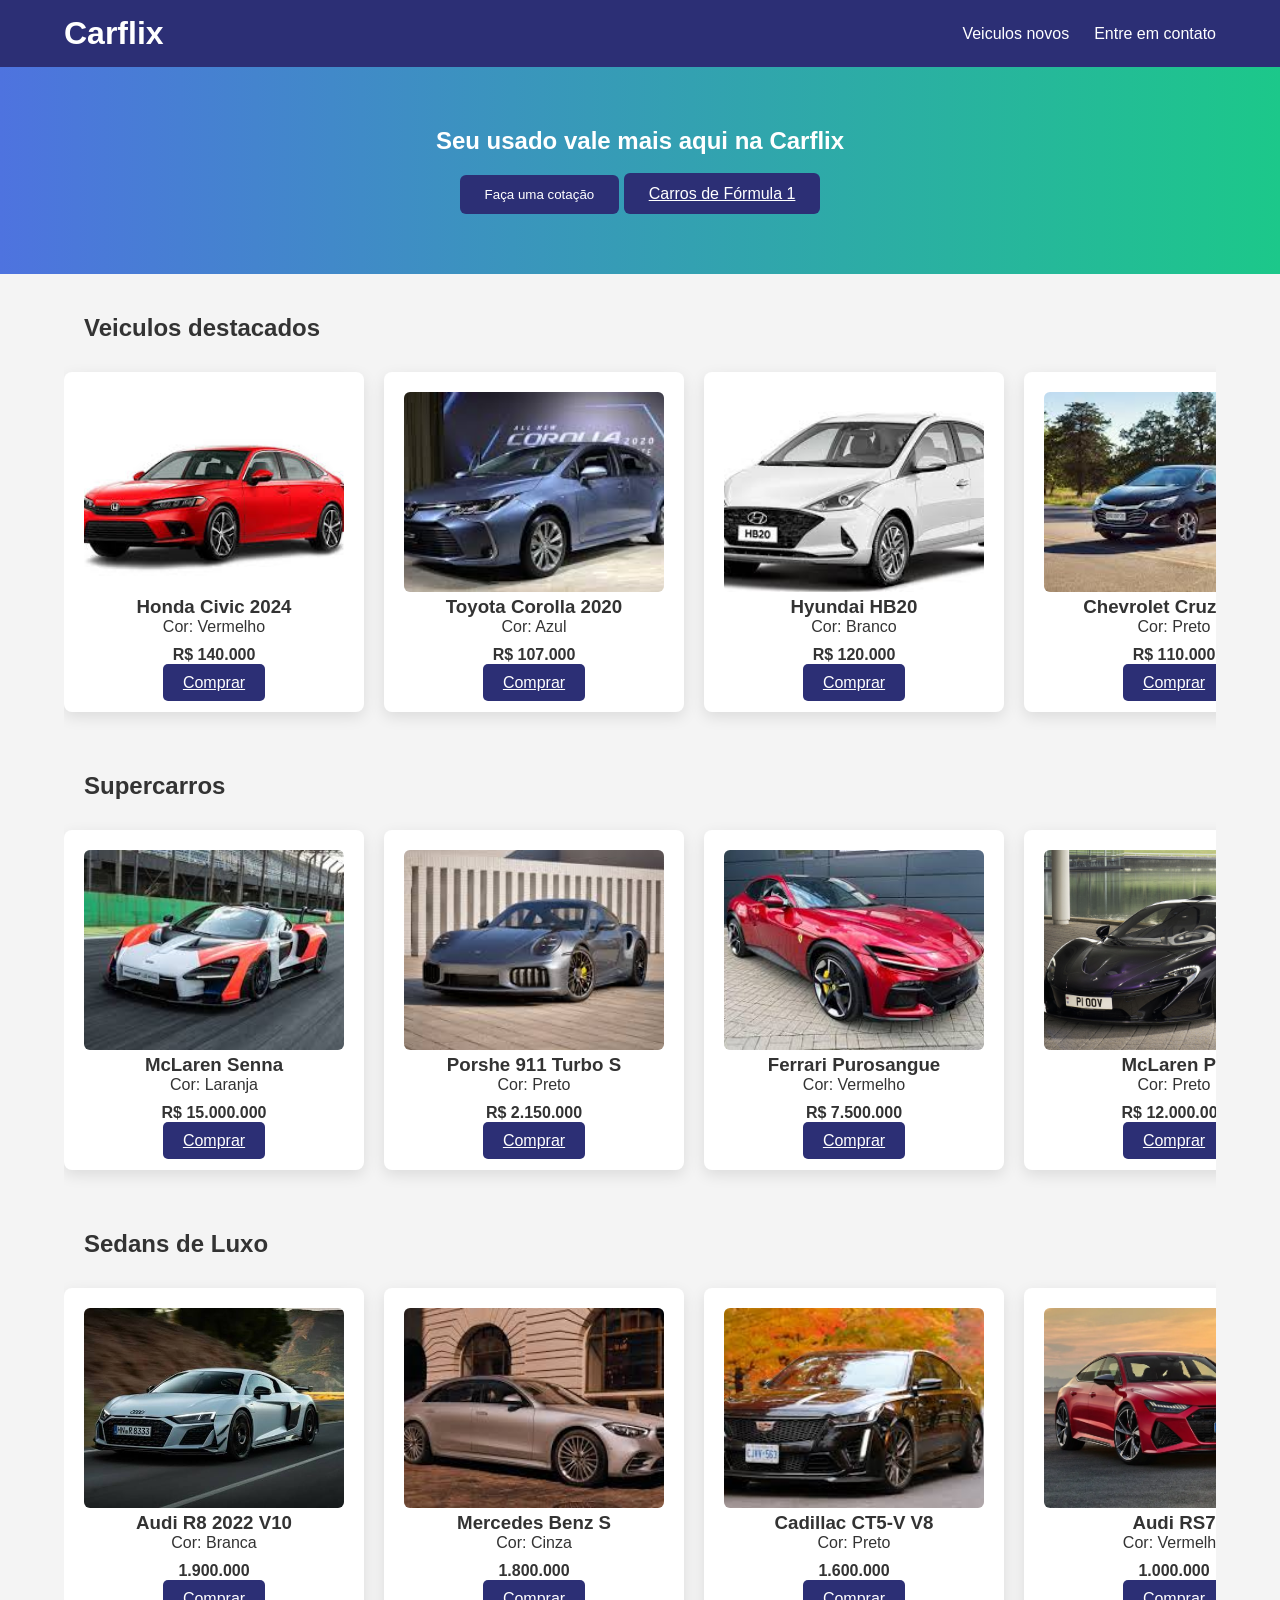
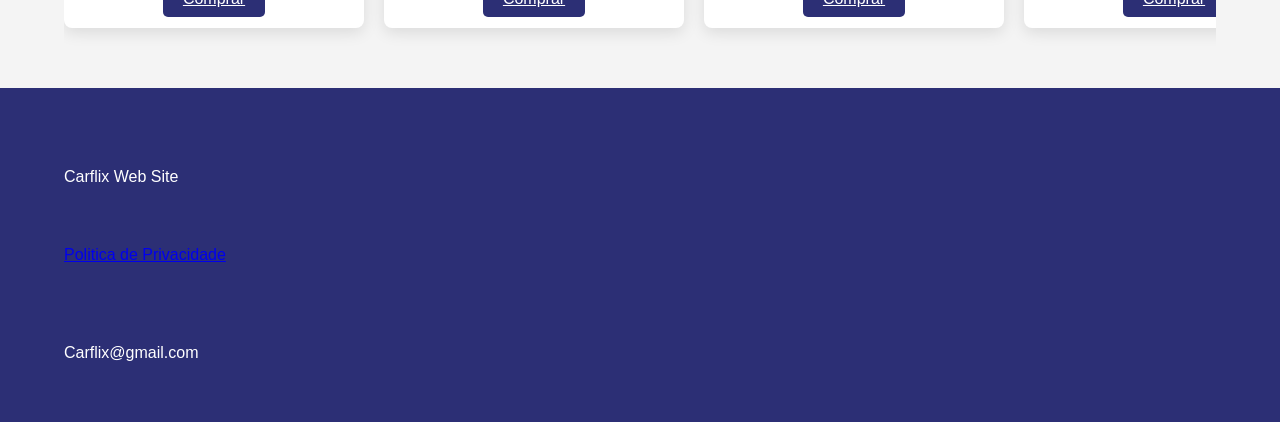
<file: index.html>
<!DOCTYPE html>
<html lang="pt-br">

<head>
    <meta charset="UTF-8">
    <meta name="viewport" content="width=device-width, initial-scale=1.0">
    <title>Carflix</title>
    <link rel="stylesheet" href="style.css">
</head>

<body>

<header class="header">
    <div class="container nav-container">
        <h1 class="logo">Carflix</h1>

        <nav>
            <ul class="nav-links">
                <li><a href="#">Veiculos novos</a></li>
                <li><a href="#contato">Entre em contato</a></li>
            </ul>
        </nav>

        <button class="menu-toggle" id="menu-toggle">=</button>
    </div>
</header>

<section class="banner">
    <div class="container banner-content">
        <h2>Seu usado vale mais aqui na Carflix</h2>
        <button id="cotacaoBtn" class="btn-primary">Faça uma cotação</button>

        <a href="colecao.html" class="btn-primary">Carros de Fórmula 1</a>
    </div>
</section>

<main class="container">

    <h2 class="section-title">Veiculos destacados</h2>

    <div class="cards">

        <div class="card">
            <img src="images/civic-2024.jpg" alt="Honda Civic 2024">
            <h3>Honda Civic 2024</h3>
            <p>Cor: Vermelho</p>
            <p class="price">R$ 140.000</p>
            <a href="compra.html?carro=Honda Civic 2024" class="btn-buy">Comprar</a>
        </div>

        <div class="card">
            <img src="images/corolla-2020.jpg" alt="Toyota Corolla 2020">
            <h3>Toyota Corolla 2020</h3>
            <p>Cor: Azul</p>
            <p class="price">R$ 107.000</p>
            <a href="compra.html?carro=Toyota Corolla 2020" class="btn-buy">Comprar</a>
        </div>

        <div class="card">
            <img src="images/hb20-2022.jpg" alt="Hyundai HB20 2022">
            <h3>Hyundai HB20</h3>
            <p>Cor: Branco</p>
            <p class="price">R$ 120.000</p>
            <a href="compra.html?carro=Hyundai HB20" class="btn-buy">Comprar</a>
        </div>

        <div class="card">
            <img src="images/cruze.jpg" alt="Chevrolet Cruze 2023">
            <h3>Chevrolet Cruze LTZ</h3>
            <p>Cor: Preto</p>
            <p class="price">R$ 110.000</p>
            <a href="compra.html?carro=Chevrolet Cruze LTZ" class="btn-buy">Comprar</a>
        </div>

        <div class="card">
            <img src="images/jetta.jpg" alt="Volkswagen Jetta GLI">
            <h3>Volkswagen Jetta GLI</h3>
            <p>Cor: Vermelho</p>
            <p class="price">R$ 270.000</p>
            <a href="compra.html?carro=Volkswagen Jetta GLI" class="btn-buy">Comprar</a>
        </div>

    </div>

    <h2 class="section-title">Supercarros</h2>

    <div class="cards">

        <div class="card">
            <img src="images/mclaren-senna.jpg" alt="McLaren Senna">
            <h3>McLaren Senna</h3>
            <p>Cor: Laranja</p>
            <p class="price">R$ 15.000.000</p>
            <a href="compra.html?carro=McLaren Senna" class="btn-buy">Comprar</a>
        </div>

        <div class="card">
            <img src="images/porshe.jpg" alt="Porshe 911 Turbo S">
            <h3>Porshe 911 Turbo S</h3>
            <p>Cor: Preto</p>
            <p class="price">R$ 2.150.000</p>
            <a href="compra.html?carro=Porshe 911 Turbo S" class="btn-buy">Comprar</a>
        </div>

        <div class="card">
            <img src="images/purosangue.jpg" alt="Ferrari Purosangue 2025">
            <h3>Ferrari Purosangue</h3>
            <p>Cor: Vermelho</p>
            <p class="price">R$ 7.500.000</p>
            <a href="compra.html?carro=Ferrari Purosangue" class="btn-buy">Comprar</a>
        </div>

        <div class="card">
            <img src="images/mcalrenp1.jpg" alt="McLaren P1">
            <h3>McLaren P1</h3>
            <p>Cor: Preto</p>
            <p class="price">R$ 12.000.000</p>
            <a href="compra.html?carro=McLaren P1" class="btn-buy">Comprar</a>
        </div>

        <div class="card">
            <img src="images/lamborghinievo.webp" alt="Lamborghini Huracan Evo">
            <h3>Lamborghini Huracan Evo</h3>
            <p>Cor: Vermelho</p>
            <p class="price">R$ 4.500.000</p>
            <a href="compra.html?carro=Lamborghini Huracan Evo" class="btn-buy">Comprar</a>
        </div>

    </div>

    <h2 class="section-title">Sedans de Luxo</h2>

    <div class="cards">

        <div class="card">
            <img src="images/audi.jpg" alt="Audi R8">
            <h3>Audi R8 2022 V10</h3>
            <p>Cor: Branca</p>
            <p class="price">1.900.000</p>
            <a href="compra.html?carro=Audi R8 2022 V10" class="btn-buy">Comprar</a>
        </div>

        <div class="card">
            <img src="images/mercedes.jpg" alt="Mercedes Benz S">
            <h3>Mercedes Benz S</h3>
            <p>Cor: Cinza</p>
            <p class="price">1.800.000</p>
            <a href="compra.html?carro=Mercedes Benz S" class="btn-buy">Comprar</a>
        </div>

        <div class="card">
            <img src="images/cadilac.jpg" alt="Cadillac CT5-V">
            <h3>Cadillac CT5-V V8</h3>
            <p>Cor: Preto</p>
            <p class="price">1.600.000</p>
            <a href="compra.html?carro=Cadillac CT5-V V8" class="btn-buy">Comprar</a>
        </div>

        <div class="card">
            <img src="images/rs7.webp" alt="Audi RS7">
            <h3>Audi RS7</h3>
            <p>Cor: Vermelho</p>
            <p class="price">1.000.000</p>
            <a href="compra.html?carro=Audi RS7" class="btn-buy">Comprar</a>
        </div>

        <div class="card">
            <img src="images/bmw.jpg" alt="BMW M5 Competition">
            <h3>BMW M5 Competition</h3>
            <p>Cor: Prata</p>
            <p class="price">990.000</p>
            <a href="compra.html?carro=BMW M5 Competition" class="btn-buy">Comprar</a>
        </div>

    </div>

</main>

<footer class="footer" id="contato">
    <div class="container footer content">
        <p>Carflix Web Site</p>

        <div class="footer links">
            <a href="#">Politica de Privacidade</a>
        </div>

        <div class="footer links">
            <p>Carflix@gmail.com</p>
        </div>
    </div>
</footer>

</body>
</html>
</file>
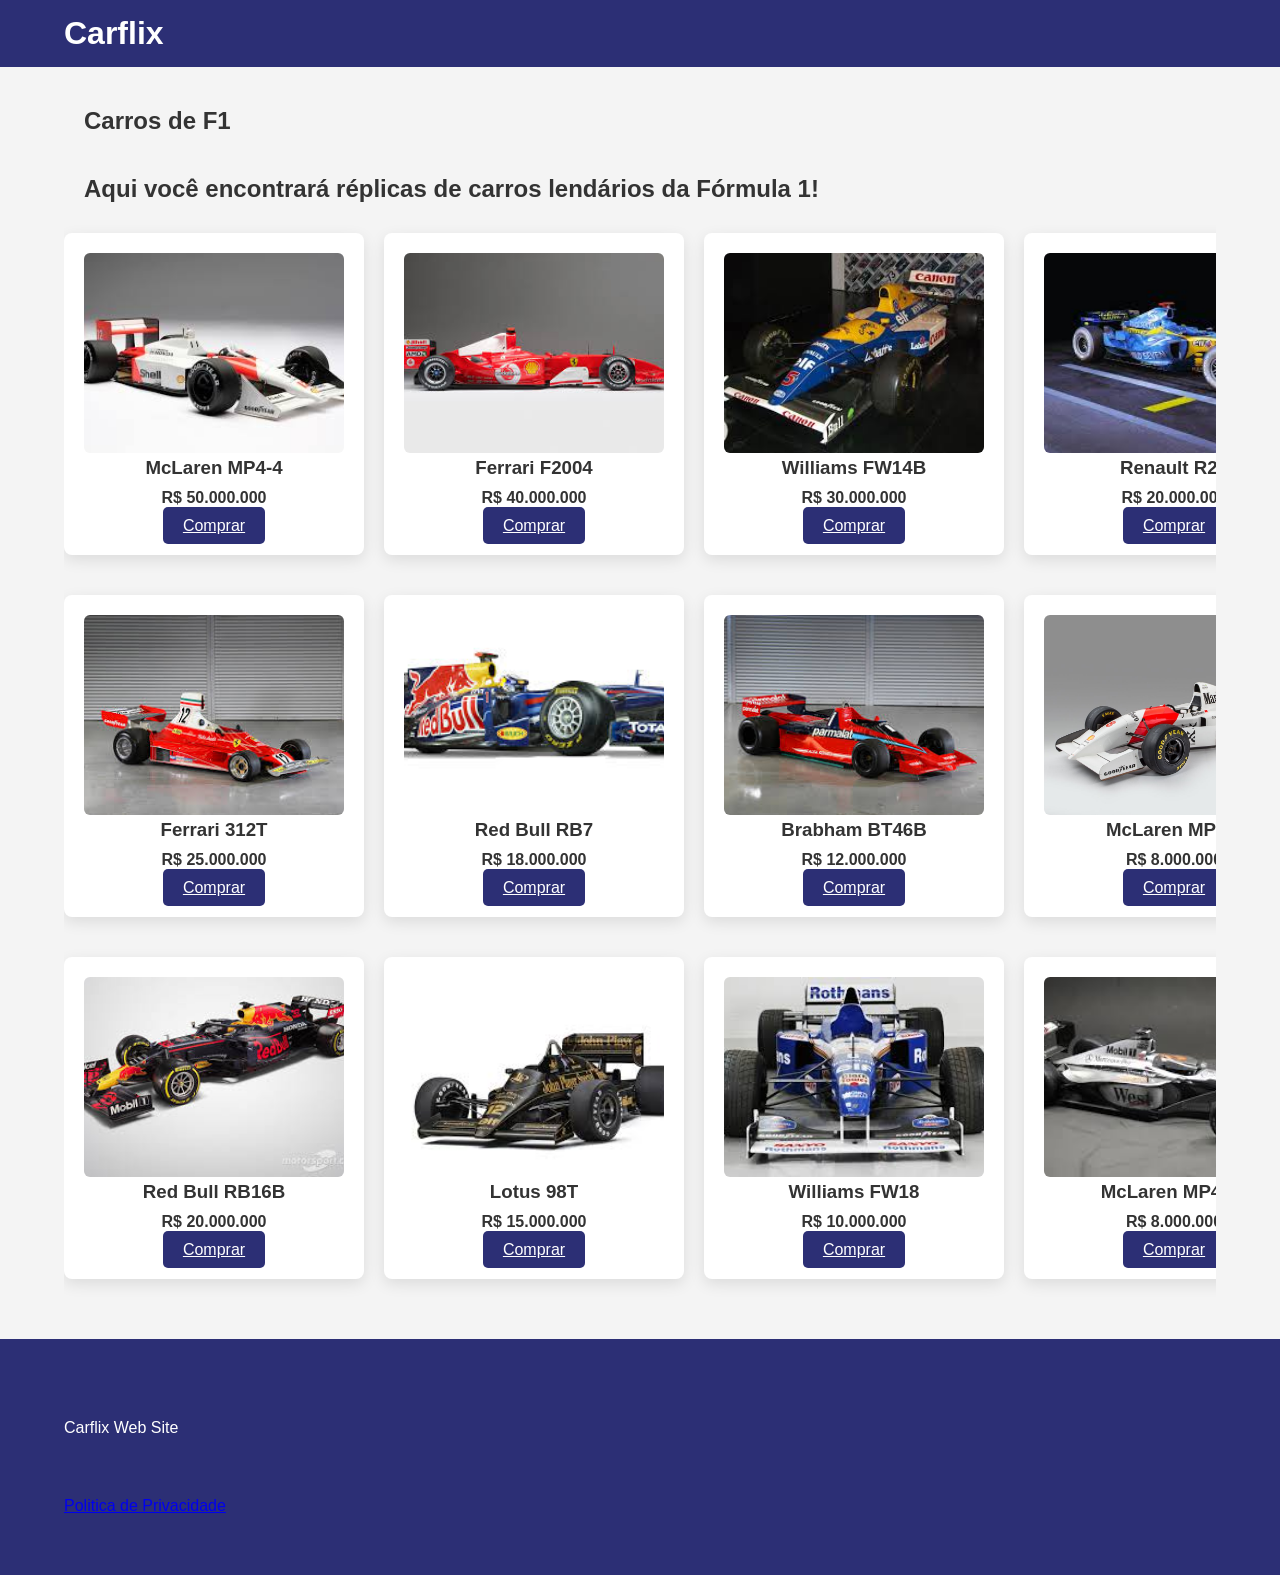
<file: colecao.html>
<!DOCTYPE html>
<html lang="pt-br">

<head>
    <meta charset="UTF-8">
    <meta name="viewport" content="width=device-width, initial-scale=1.0">
    <title>Carros de Coleção</title>
    <link rel="stylesheet" href="style.css">
</head>

<body>

    <header class="header">
        <div class="container nav-container">
            <h1 class="logo">Carflix</h1>
        </div>
    </header>

    <main class="container">

        <h2 class="section-title">Carros de F1</h2>
        <h2 class="section-title">
            Aqui você encontrará réplicas de carros lendários da Fórmula 1!
        </h2>

        <!-- PRIMEIRA LINHA -->
        <div class="cards">

            <div class="card">
                <img src="carroscolecao/mp4 4.jpg" alt="McLaren MP4-4">
                <h3>McLaren MP4-4</h3>
                <p class="price">R$ 50.000.000</p>
                <a href="compra.html?carro=McLaren MP4-4" class="btn-buy">Comprar</a>
            </div>

            <div class="card">
                <img src="carroscolecao/f2004.jpg" alt="Ferrari F2004">
                <h3>Ferrari F2004</h3>
                <p class="price">R$ 40.000.000</p>
                <a href="compra.html?carro=Ferrari F2004" class="btn-buy">Comprar</a>
            </div>

            <div class="card">
                <img src="carroscolecao/williams.jpg" alt="Williams FW14B">
                <h3>Williams FW14B</h3>
                <p class="price">R$ 30.000.000</p>
                <a href="compra.html?carro=Williams FW14B" class="btn-buy">Comprar</a>
            </div>

            <div class="card">
                <img src="carroscolecao/alonso.jpg" alt="Renault R25">
                <h3>Renault R25</h3>
                <p class="price">R$ 20.000.000</p>
                <a href="compra.html?carro=Renault R25" class="btn-buy">Comprar</a>
            </div>

            <div class="card">
                <img src="carroscolecao/lotus.jpg" alt="Lotus 72">
                <h3>Lotus 72</h3>
                <p class="price">R$ 10.000.000</p>
                <a href="compra.html?carro=Lotus 72" class="btn-buy">Comprar</a>
            </div>

            <div class="card">
                <img src="carroscolecao/w11.webp" alt="Mercedes W11">
                <h3>Mercedes W11</h3>
                <p class="price">R$ 15.000.000</p>
                <a href="compra.html?carro=Mercedes W11" class="btn-buy">Comprar</a>
            </div>

        </div>


        <!-- SEGUNDA LINHA -->
        <div class="cards">

            <div class="card">
                <img src="carroscolecao/lauda.jpg" alt="Ferrari 312T">
                <h3>Ferrari 312T</h3>
                <p class="price">R$ 25.000.000</p>
                <a href="compra.html?carro=Ferrari 312T" class="btn-buy">Comprar</a>
            </div>

            <div class="card">
                <img src="carroscolecao/rb7.jpg" alt="Red Bull RB7">
                <h3>Red Bull RB7</h3>
                <p class="price">R$ 18.000.000</p>
                <a href="compra.html?carro=Red Bull RB7" class="btn-buy">Comprar</a>
            </div>

            <div class="card">
                <img src="carroscolecao/brabham.jpg" alt="Brabham BT46B">
                <h3>Brabham BT46B</h3>
                <p class="price">R$ 12.000.000</p>
                <a href="compra.html?carro=Brabham BT46B" class="btn-buy">Comprar</a>
            </div>

            <div class="card">
                <img src="carroscolecao/donninton.jpg" alt="McLaren MP4/8">
                <h3>McLaren MP4/8</h3>
                <p class="price">R$ 8.000.000</p>
                <a href="compra.html?carro=McLaren MP4/8" class="btn-buy">Comprar</a>
            </div>

            <div class="card">
                <img src="carroscolecao/mcl39.jpg" alt="McLaren MCL39">
                <h3>McLaren MCL39</h3>
                <p class="price">R$ 5.000.000</p>
                <a href="compra.html?carro=McLaren MCL39" class="btn-buy">Comprar</a>
            </div>

            <div class="card">
                <img src="carroscolecao/raikkonen.jpg" alt="Ferrari F2007">
                <h3>Ferrari F2007</h3>
                <p class="price">R$ 12.000.000</p>
                <a href="compra.html?carro=Ferrari F2007" class="btn-buy">Comprar</a>
            </div>

        </div>


        <!-- TERCEIRA LINHA -->
        <div class="cards">

            <div class="card">
                <img src="carroscolecao/20212.jpg" alt="Red Bull RB16B">
                <h3>Red Bull RB16B</h3>
                <p class="price">R$ 20.000.000</p>
                <a href="compra.html?carro=Red Bull RB16B" class="btn-buy">Comprar</a>
            </div>

            <div class="card">
                <img src="carroscolecao/98t.jpg" alt="Lotus 98T">
                <h3>Lotus 98T</h3>
                <p class="price">R$ 15.000.000</p>
                <a href="compra.html?carro=Lotus 98T" class="btn-buy">Comprar</a>
            </div>

            <div class="card">
                <img src="carroscolecao/hill.jpg" alt="Williams FW18">
                <h3>Williams FW18</h3>
                <p class="price">R$ 10.000.000</p>
                <a href="compra.html?carro=Williams FW18" class="btn-buy">Comprar</a>
            </div>

            <div class="card">
                <img src="carroscolecao/hakkinen.jpg" alt="McLaren MP4/13">
                <h3>McLaren MP4/13</h3>
                <p class="price">R$ 8.000.000</p>
                <a href="compra.html?carro=McLaren MP4/13" class="btn-buy">Comprar</a>
            </div>

            <div class="card">
                <img src="carroscolecao/f1999.jpg" alt="Ferrari F1999">
                <h3>Ferrari F1999</h3>
                <p class="price">R$ 5.000.000</p>
                <a href="compra.html?carro=Ferrari F1999" class="btn-buy">Comprar</a>
            </div>

            <div class="card">
                <img src="carroscolecao/vettelsf.jpg" alt="Ferrari SF70H">
                <h3>Ferrari SF70H</h3>
                <p class="price">R$ 5.000.000</p>
                <a href="compra.html?carro=Ferrari SF70H" class="btn-buy">Comprar</a>
            </div>

        </div>

    </main>

    <footer class="footer" id="contato">
        <div class="container footer content">
            <p>Carflix Web Site</p>

            <div class="footer links">
                <a href="#">Politica de Privacidade</a>
            </div>

        </div>
    </footer>

</body>

</html>
</file>
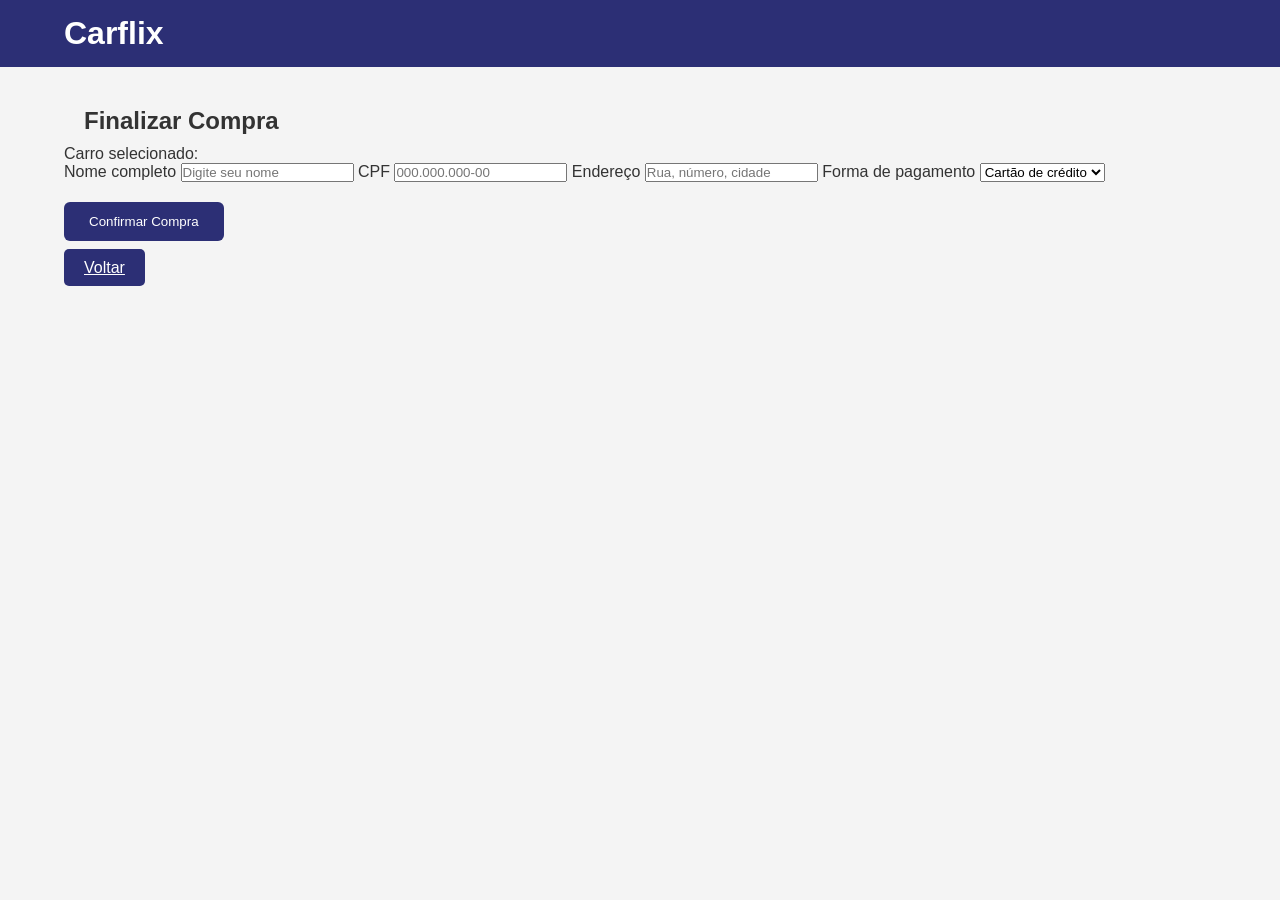
<file: compra.html>
<!DOCTYPE html>
<html lang="pt-br">

<head>
    <meta charset="UTF-8">
    <meta name="viewport" content="width=device-width, initial-scale=1.0">
    <title>Finalizar Compra</title>
    <link rel="stylesheet" href="style.css">
</head>

<body>

<header class="header">
    <div class="container nav-container">
        <h1 class="logo">Carflix</h1>
    </div>
</header>

<main class="container">

    <h2 class="section-title">Finalizar Compra</h2>

    <p>
        Carro selecionado:
        <strong id="carroSelecionado"></strong>
    </p>

    <form class="form-compra" action="sucesso.html">

        <label>Nome completo</label>
        <input type="text" placeholder="Digite seu nome" required>

        <label>CPF</label>
        <input type="text" placeholder="000.000.000-00" required>

        <label>Endereço</label>
        <input type="text" placeholder="Rua, número, cidade" required>

        <label>Forma de pagamento</label>
        <select required>
            <option>Cartão de crédito</option>
            <option>Cartão de débito</option>
            <option>PIX</option>
            <option>Boleto</option>
        </select>

        <button type="submit" class="btn-primary">
            Confirmar Compra
        </button>

    </form>

    <br>

    <a href="index.html" class="btn-buy">Voltar</a>

</main>

<script src="script.js"></script>

</body>
</html>
</file>
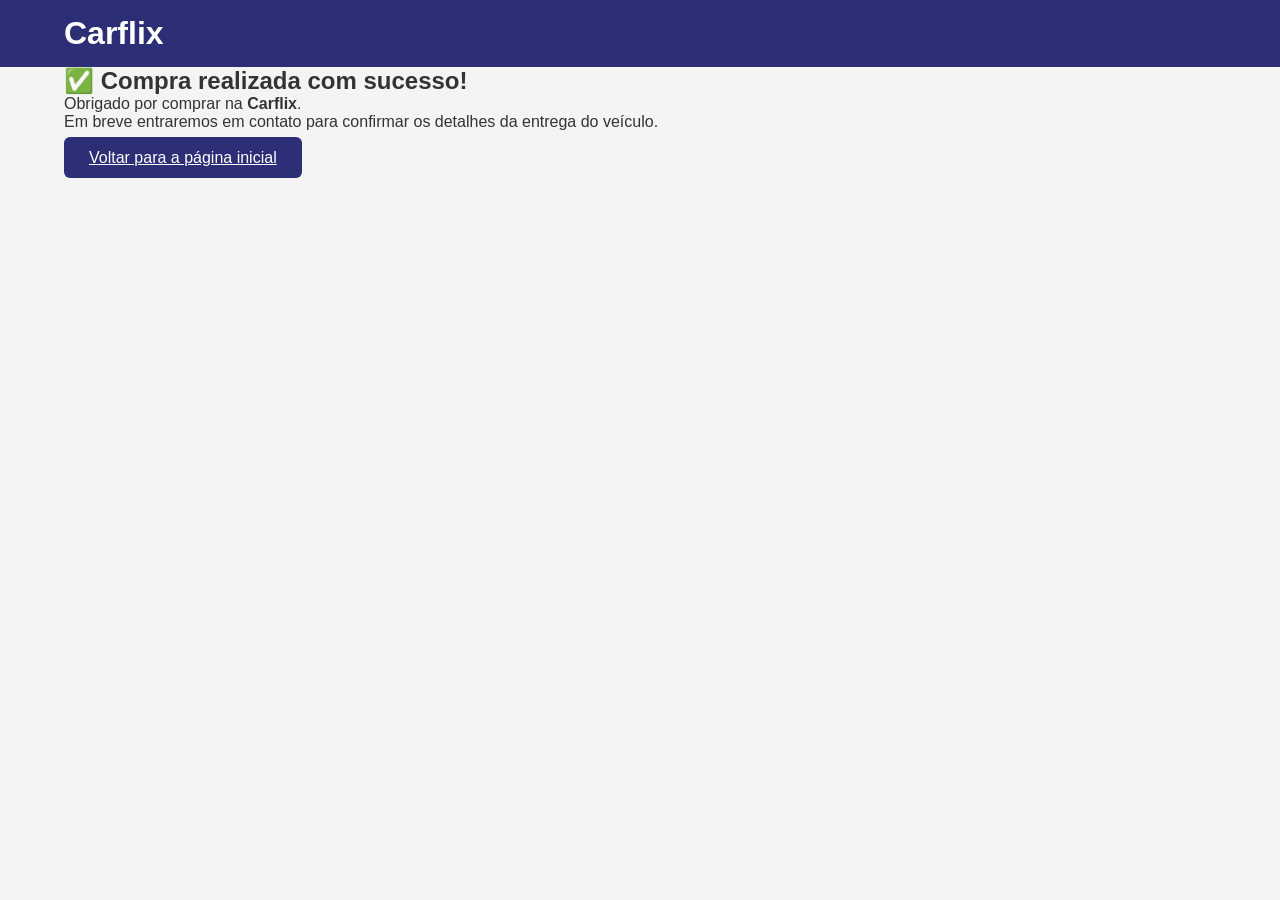
<file: sucesso.html>
<!DOCTYPE html>
<html lang="pt-br">

<head>
    <meta charset="UTF-8">
    <meta name="viewport" content="width=device-width, initial-scale=1.0">
    <title>Compra Concluída</title>
    <link rel="stylesheet" href="style.css">
</head>

<body>

<header class="header">
    <div class="container nav-container">
        <h1 class="logo">Carflix</h1>
    </div>
</header>

<main class="container">

    <div class="compra-sucesso">

        <h2>✅ Compra realizada com sucesso!</h2>

        <p>
            Obrigado por comprar na <strong>Carflix</strong>.
        </p>

        <p>
            Em breve entraremos em contato para confirmar os detalhes da entrega do veículo.
        </p>

        <br>

        <a href="index.html" class="btn-primary">
            Voltar para a página inicial
        </a>

    </div>

</main>

</body>
</html>
</file>
<file: style.css>
* {
    margin: 0;
    padding: 0;
    box-sizing: border-box;
}

body {
    font-family: Arial, Helvetica, sans-serif;
    background-color: #f4f4f4;
    color: #333;
}

.container {
    width: 90%;
    max-width: 1200px;
    margin: auto;
}

/* HEADER */
.header {
    background-color: #2c2f75;
    color: white;
    padding: 15px 0;
}

.nav-container {
    display: flex;
    justify-content: space-between;
    align-items: center;
}

.nav-links {
    list-style: none;
    display: flex;
    gap: 25px;
}

.nav-links a {
    text-decoration: none;
    color: white;
    transition: 0.3s;
}

.nav-links a:hover {
    color: #00c3ff;
}

.menu-toggle {
    display: none;
    background: none;
    border: none;
    color: white;
    font-size: 24px;
}

/* BANNER */
.banner {
    background: linear-gradient(90deg, #4e73df, #1cc88a);
    padding: 60px 0;
    text-align: center;
    color: white;
}

.btn-primary {
    margin-top: 20px;
    padding: 12px 25px;
    border: none;
    background-color: #2c2f75;
    color: white;
    cursor: pointer;
    border-radius: 6px;
    transition: 0.3s;
}

.btn-primary:hover {
    transform: scale(1.05);
}

/* CARDS */
.section-title {
    margin: 40px 0 10px 20px;
    text-align: left;
}


.cards {
    display: flex;
    gap: 20px;
    overflow-x: auto;
    padding: 20px 0;
}

.card {
    background-color: #ffffff;
    padding: 20px;
    width: 300px;
    flex: 0 0 300px;
    border-radius: 8px;
    text-align: center;
    box-shadow: 0 5px 15px rgba(0,0,0,0.1);
    transition: 0.3s;
}

.card:hover {
    transform: translateY(-5px);
}

.card img {
    width: 100%;
    height: 200px;
    object-fit: cover;
    border-radius: 6px;
}

.price {
    font-weight: bold;
    margin: 10px 0;
}

.btn-buy {
    padding: 10px 20px;
    background-color: #2c2f75;
    color: white;
    border: none;
    border-radius: 5px;
    cursor: pointer;
}

.btn-buy:hover {
    background-color: #1a1c4d;
}

/* FOOTER */
.footer {
    background-color: #2c2f75;
    color: white;
    padding: 20px 0;
    margin-top: 40px;
}

.footer-content {
    display: flex;
    justify-content: space-between;
    flex-wrap: wrap;
}

.footer-links a {
    color: white;
    text-decoration: none;
    margin-left: 15px;
}

.footer-links a:hover {
    text-decoration: underline;
}

/* RESPONSIVO */
@media(max-width: 768px) {
    .nav-links {
        display: none;
        flex-direction: column;
        background-color: #2c2f75;
        position: absolute;
        top: 70px;
        right: 20px;
        padding: 15px;
        border-radius: 6px;
    }

    .nav-links.active {
        display: flex;
    }

    .menu-toggle {
        display: block;
    }

    .btn-colecao{
    display:inline-block;
    margin-top:20px;
    padding:12px 25px;
    background-color:#ff3c3c;
    color:white;
    text-decoration:none;
    border-radius:6px;
    font-weight:bold;
    transition:0.3s;
}

.btn-colecao:hover{
    background-color:#cc2f2f;
}


.form-compra{
display:flex;
flex-direction:column;
gap:15px;
max-width:400px;
margin:auto;
}

.form-compra input,
.form-compra select{
padding:10px;
border-radius:5px;
border:1px solid #ccc;
font-size:16px;
}

.compra-sucesso{
text-align:center;
max-width:500px;
margin:auto;
padding:40px;
background:#f5f5f5;
border-radius:10px;
}
}
</file>
